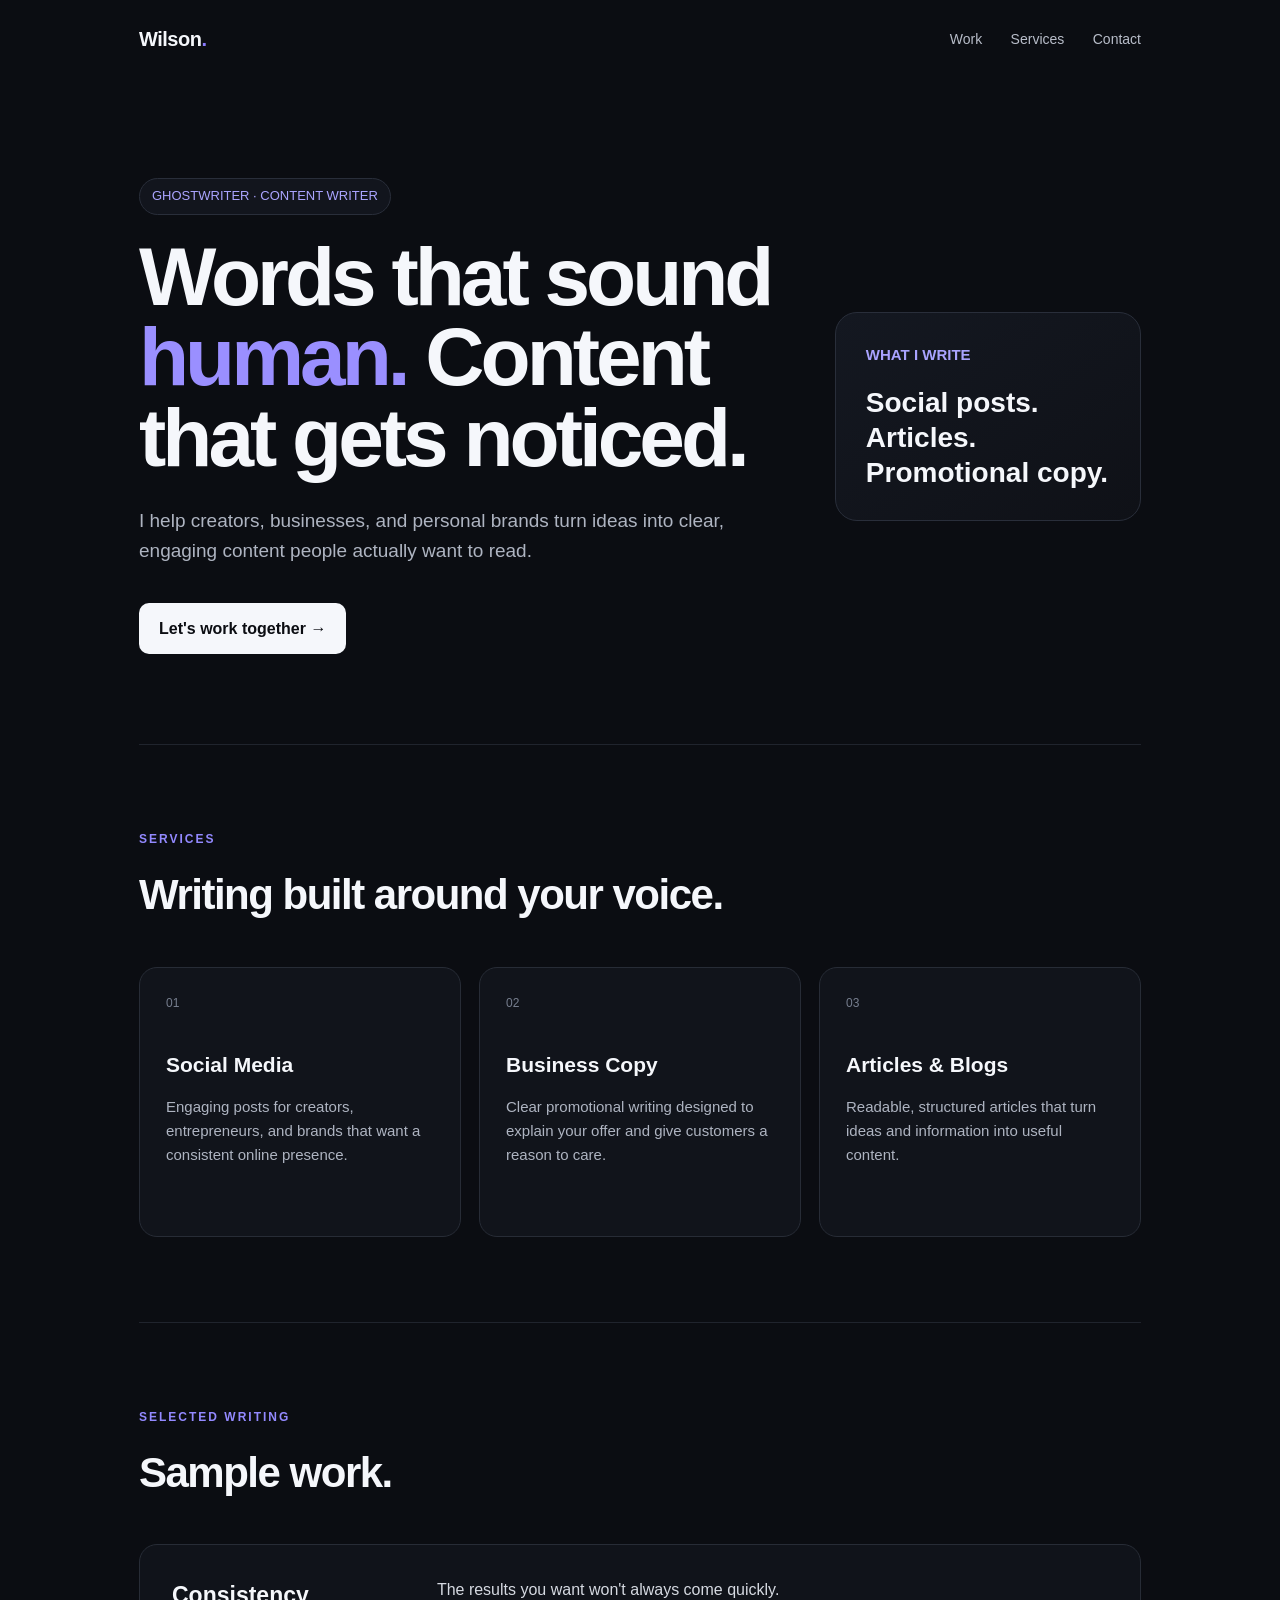
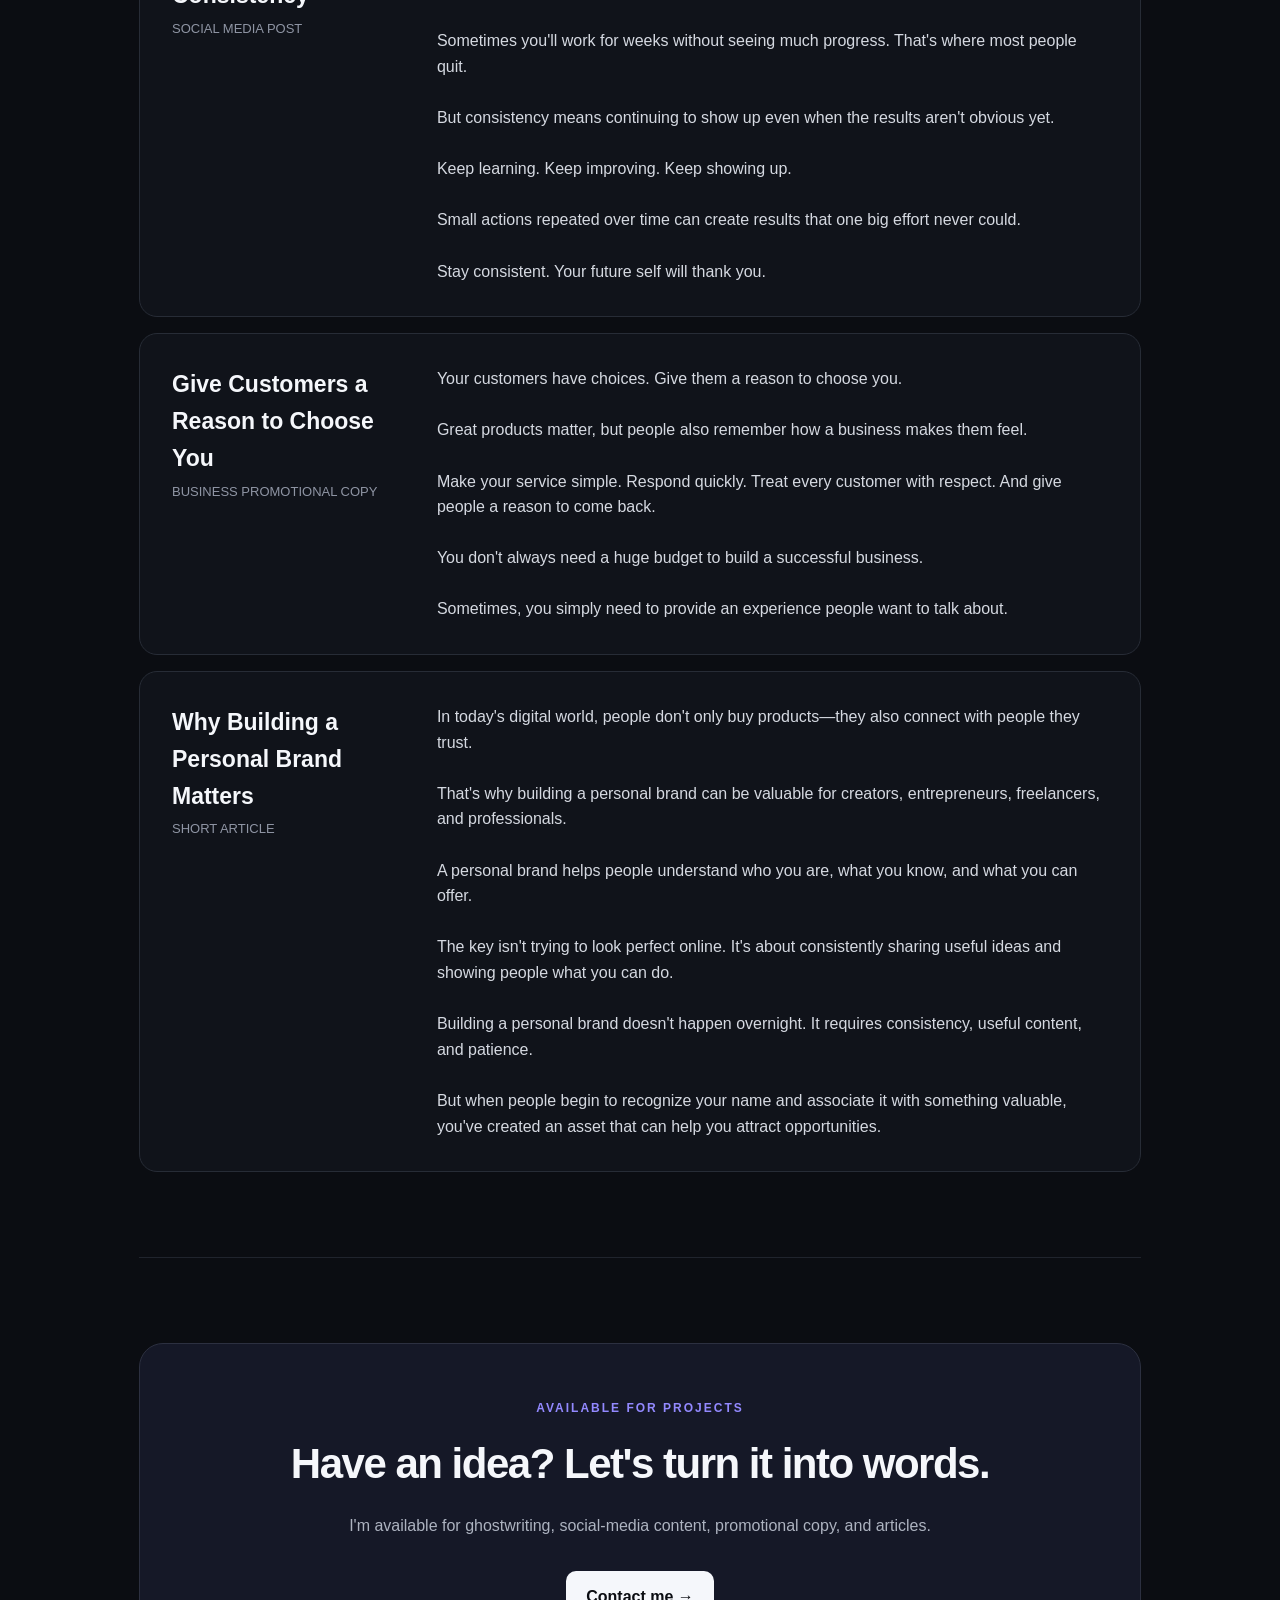
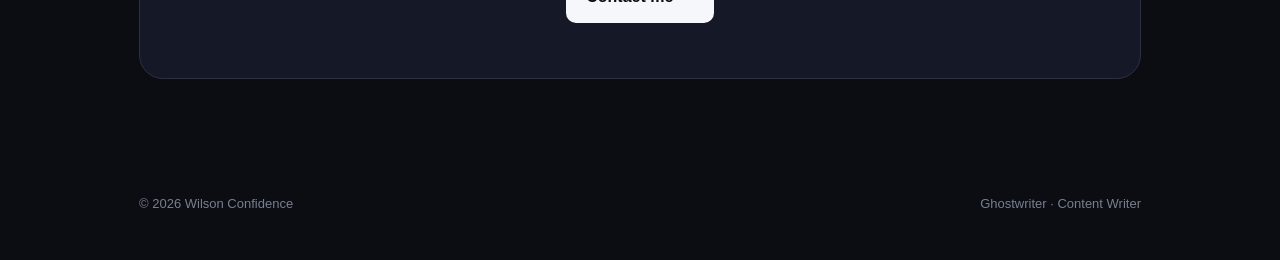
<file: wilson_confidence_ghostwriting_portfolio-2.html>
<!DOCTYPE html>
<html lang="en">
<head>
<meta charset="UTF-8">
<meta name="viewport" content="width=device-width, initial-scale=1.0">
<title>Wilson Confidence — Ghostwriter</title>
<meta name="description" content="Wilson Confidence — Ghostwriter and content writer creating social media content, promotional copy, and articles.">
<style>
  *{box-sizing:border-box;margin:0;padding:0}
  body{font-family:Inter,Arial,sans-serif;background:#0b0d12;color:#f5f7fb;line-height:1.6}
  a{text-decoration:none;color:inherit}
  .wrap{max-width:1050px;margin:auto;padding:0 24px}
  nav{height:78px;display:flex;align-items:center;justify-content:space-between}
  .brand{font-weight:800;font-size:20px;letter-spacing:-.5px}
  .brand span{color:#8b7cff}
  nav a{color:#b8bdc9;font-size:14px;margin-left:24px}
  .hero{padding:100px 0 90px;display:grid;grid-template-columns:1.35fr .65fr;gap:60px;align-items:center}
  .tag{display:inline-block;padding:7px 12px;border:1px solid #292e3a;border-radius:999px;color:#aaa4ff;font-size:13px;margin-bottom:22px;background:#12151d}
  h1{font-size:clamp(48px,7vw,82px);line-height:.98;letter-spacing:-4px;max-width:760px}
  h1 span{color:#9a8fff}
  .lead{color:#aeb4c1;font-size:19px;max-width:650px;margin:28px 0}
  .btn{display:inline-block;background:#f5f7fb;color:#0b0d12;padding:13px 20px;border-radius:10px;font-weight:700;margin-top:8px}
  .side{border:1px solid #292e3a;background:linear-gradient(145deg,#141821,#0f1117);padding:30px;border-radius:22px}
  .side h3{font-size:15px;color:#a9a3ff;margin-bottom:18px}
  .side p{font-size:28px;font-weight:750;line-height:1.25}
  section{padding:85px 0;border-top:1px solid #20242d}
  .eyebrow{color:#9389ff;text-transform:uppercase;letter-spacing:2px;font-size:12px;font-weight:800;margin-bottom:12px}
  h2{font-size:42px;letter-spacing:-1.5px;margin-bottom:38px}
  .grid{display:grid;grid-template-columns:repeat(3,1fr);gap:18px}
  .card{background:#11141b;border:1px solid #272c36;border-radius:18px;padding:26px;min-height:270px}
  .num{font-size:12px;color:#777f8f;margin-bottom:35px}
  .card h3{font-size:21px;margin-bottom:14px}
  .card p{color:#aeb4c1;font-size:15px}
  .sample{margin-top:16px;background:#10131a;border:1px solid #272c36;border-radius:18px;padding:32px;display:grid;grid-template-columns:.35fr 1fr;gap:30px}
  .sample h3{font-size:23px}
  .sample .label{color:#8f95a4;font-size:13px;margin-top:5px}
  .copy{color:#d5d9e1;font-size:16px;white-space:pre-line}
  .cta{background:#151827;border:1px solid #2c3040;border-radius:24px;padding:55px;text-align:center}
  .cta h2{margin-bottom:15px}
  .cta p{color:#adb3c0;max-width:600px;margin:0 auto 25px}
  footer{padding:30px 0 45px;color:#777f8f;font-size:13px;display:flex;justify-content:space-between}
  @media(max-width:760px){
    .hero{grid-template-columns:1fr;padding:70px 0}
    .grid{grid-template-columns:1fr}
    .sample{grid-template-columns:1fr}
    h1{letter-spacing:-2.5px}
    h2{font-size:34px}
    nav a{display:none}
    footer{display:block}
  }
</style>
</head>
<body>
<div class="wrap">
<nav>
  <div class="brand">Wilson<span>.</span></div>
  <div>
    <a href="#work">Work</a>
    <a href="#services">Services</a>
    <a href="#contact">Contact</a>
  </div>
</nav>

<header class="hero">
  <div>
    <div class="tag">GHOSTWRITER · CONTENT WRITER</div>
    <h1>Words that sound <span>human.</span> Content that gets noticed.</h1>
    <p class="lead">I help creators, businesses, and personal brands turn ideas into clear, engaging content people actually want to read.</p>
    <a class="btn" href="#contact">Let's work together →</a>
  </div>
  <div class="side">
    <h3>WHAT I WRITE</h3>
    <p>Social posts.<br>Articles.<br>Promotional copy.</p>
  </div>
</header>

<section id="services">
  <div class="eyebrow">Services</div>
  <h2>Writing built around your voice.</h2>
  <div class="grid">
    <div class="card"><div class="num">01</div><h3>Social Media</h3><p>Engaging posts for creators, entrepreneurs, and brands that want a consistent online presence.</p></div>
    <div class="card"><div class="num">02</div><h3>Business Copy</h3><p>Clear promotional writing designed to explain your offer and give customers a reason to care.</p></div>
    <div class="card"><div class="num">03</div><h3>Articles & Blogs</h3><p>Readable, structured articles that turn ideas and information into useful content.</p></div>
  </div>
</section>

<section id="work">
  <div class="eyebrow">Selected Writing</div>
  <h2>Sample work.</h2>

  <div class="sample">
    <div><h3>Consistency</h3><div class="label">SOCIAL MEDIA POST</div></div>
    <div class="copy">The results you want won't always come quickly.

Sometimes you'll work for weeks without seeing much progress. That's where most people quit.

But consistency means continuing to show up even when the results aren't obvious yet.

Keep learning. Keep improving. Keep showing up.

Small actions repeated over time can create results that one big effort never could.

Stay consistent. Your future self will thank you.</div>
  </div>

  <div class="sample">
    <div><h3>Give Customers a Reason to Choose You</h3><div class="label">BUSINESS PROMOTIONAL COPY</div></div>
    <div class="copy">Your customers have choices. Give them a reason to choose you.

Great products matter, but people also remember how a business makes them feel.

Make your service simple. Respond quickly. Treat every customer with respect. And give people a reason to come back.

You don't always need a huge budget to build a successful business.

Sometimes, you simply need to provide an experience people want to talk about.</div>
  </div>

  <div class="sample">
    <div><h3>Why Building a Personal Brand Matters</h3><div class="label">SHORT ARTICLE</div></div>
    <div class="copy">In today's digital world, people don't only buy products—they also connect with people they trust.

That's why building a personal brand can be valuable for creators, entrepreneurs, freelancers, and professionals.

A personal brand helps people understand who you are, what you know, and what you can offer.

The key isn't trying to look perfect online. It's about consistently sharing useful ideas and showing people what you can do.

Building a personal brand doesn't happen overnight. It requires consistency, useful content, and patience.

But when people begin to recognize your name and associate it with something valuable, you've created an asset that can help you attract opportunities.</div>
  </div>
</section>

<section id="contact">
  <div class="cta">
    <div class="eyebrow">Available for projects</div>
    <h2>Have an idea? Let's turn it into words.</h2>
    <p>I'm available for ghostwriting, social-media content, promotional copy, and articles.</p>
    <a class="btn" href="mailto:YOUR-EMAIL@example.com">Contact me →</a>
  </div>
</section>

<footer>
  <div>© 2026 Wilson Confidence</div>
  <div>Ghostwriter · Content Writer</div>
</footer>
</div>
</body>
</html>
</file>
